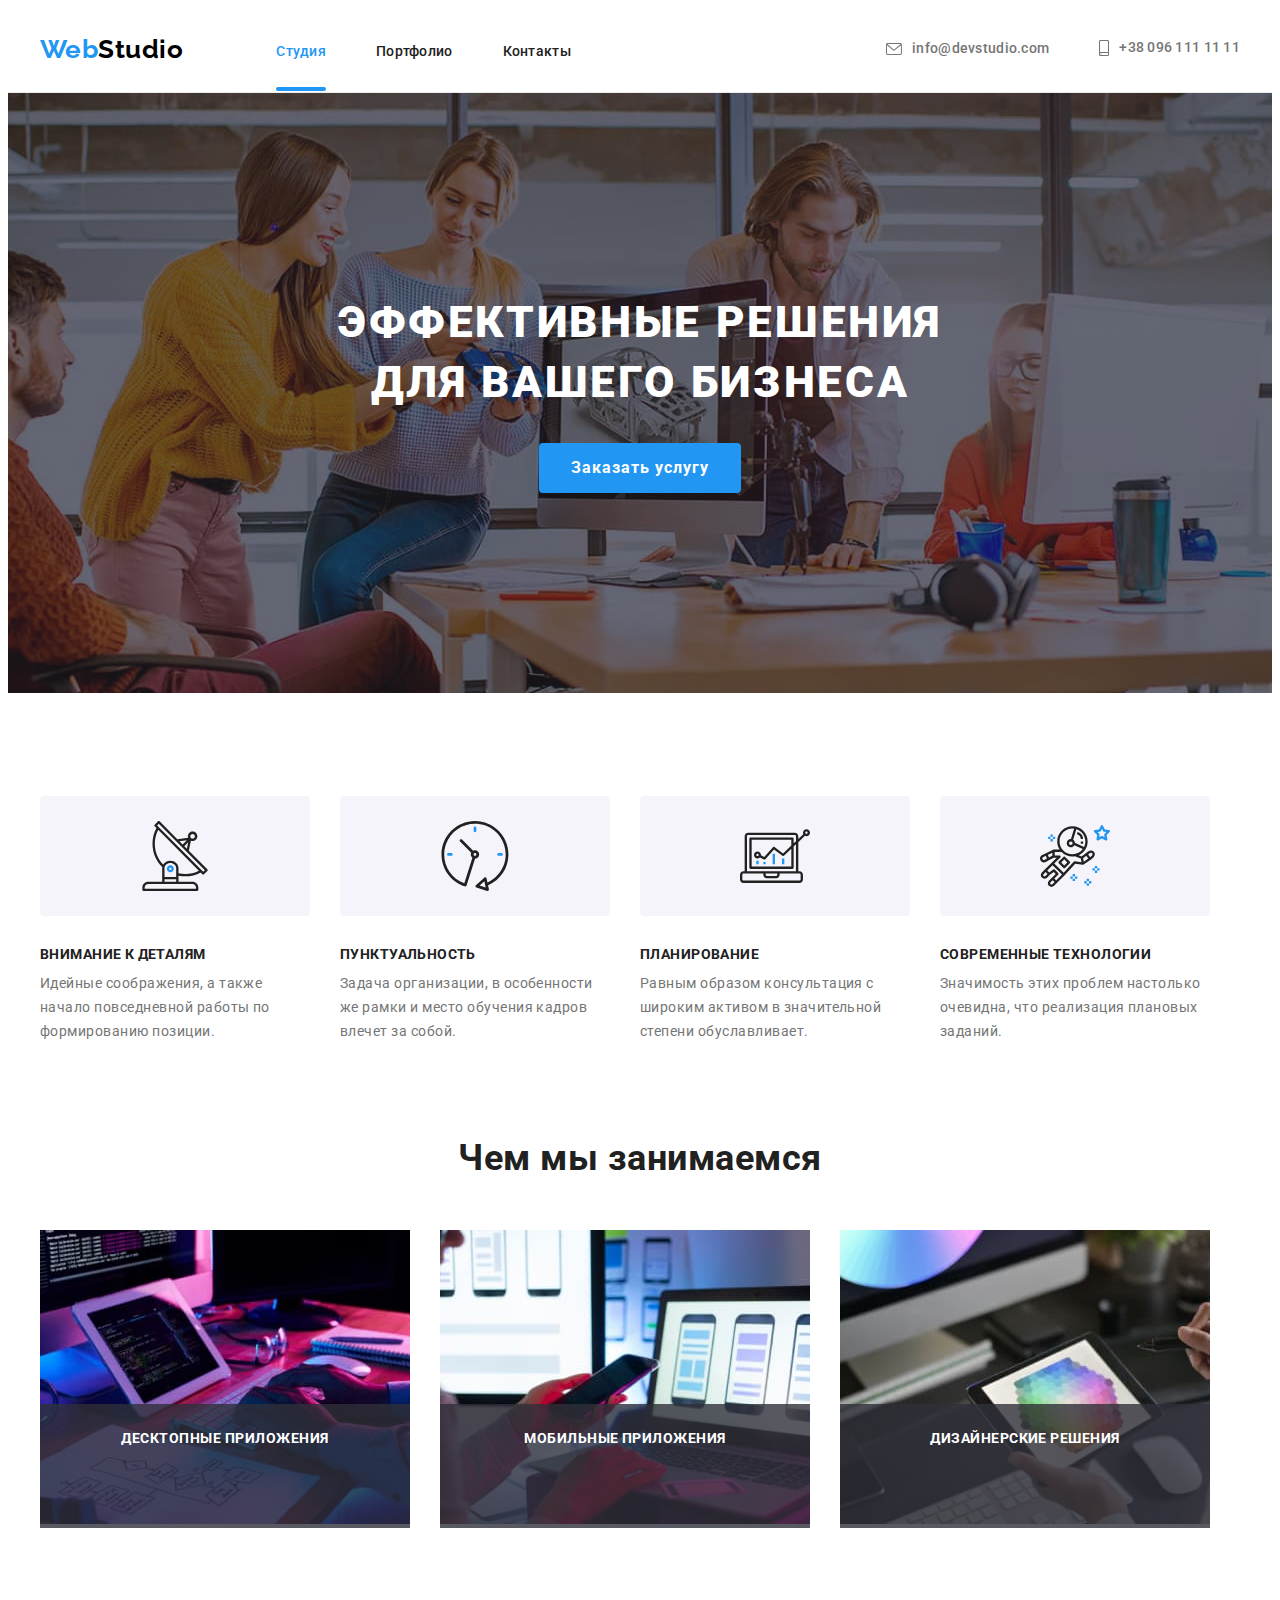
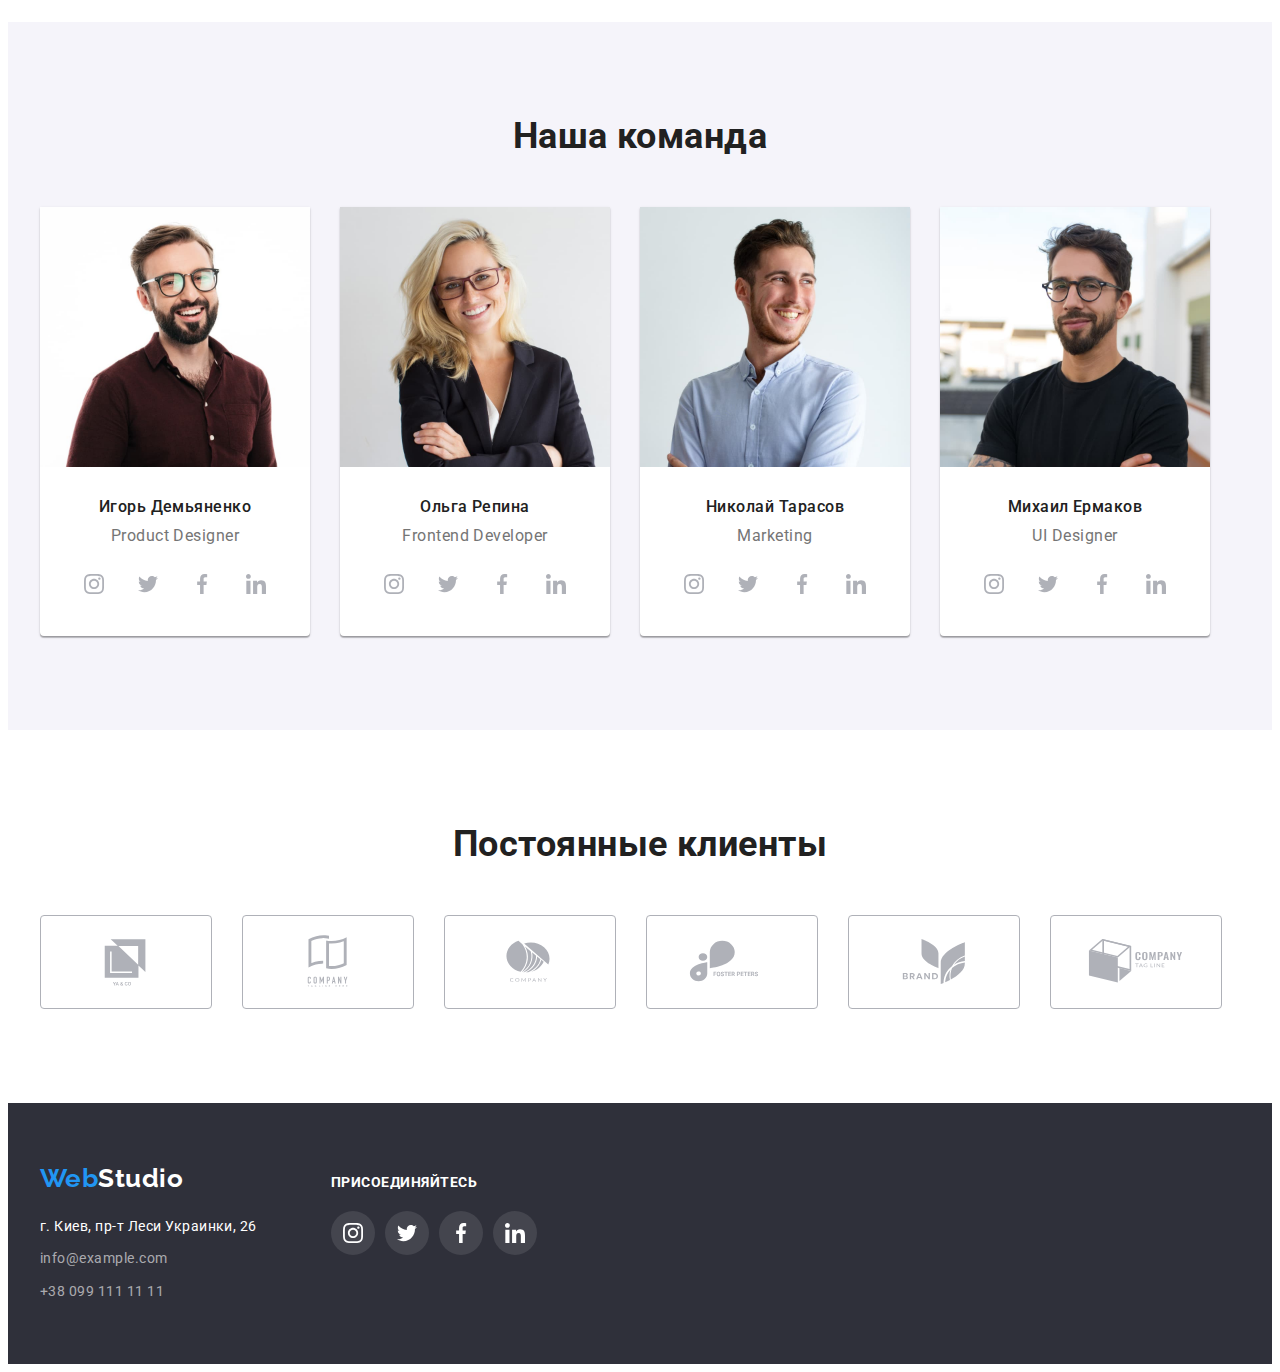
<file: index.html>
<!DOCTYPE html>
<html lang="ru">
  <head>
    <meta charset="UTF-8" />
    <meta name="viewport" content="width=device-width, initial-scale=1.0" />
    <title>WebStudio</title>
    <link
      rel="stylesheet"
      href="https://cdnjs.cloudflare.com/ajax/libs/modern-normalize/1.1.0/modern-normalize.min.css"
      integrity="sha512-wpPYUAdjBVSE4KJnH1VR1HeZfpl1ub8YT/NKx4PuQ5NmX2tKuGu6U/JRp5y+Y8XG2tV+wKQpNHVUX03MfMFn9Q=="
      crossorigin="anonymous"
      referrerpolicy="no-referrer"
    />
    <link rel="preconnect" href="https://fonts.gstatic.com" />
    <link
      href="https://fonts.googleapis.com/css2?family=Raleway:wght@700&family=Roboto:wght@400;500;700;900&display=swap"
      rel="stylesheet"
    />
    <link rel="stylesheet" href="./css/styles.css" />
    <link
      rel="stylesheet"
      href="https://cdnjs.cloudflare.com/ajax/libs/animate.css/4.1.1/animate.min.css"
    />
    <link href="https://unpkg.com/aos@2.3.1/dist/aos.css" rel="stylesheet" />
  </head>
  <body>
    <!-- Шапка страницы -->
    <header class="page-header">
      <div class="container-header">
        <nav>
          <ul class="navigation">
            <li class="item-logo">
              <a href="index.html" class="header-logo">
                <span class="header-logo-part">Web</span>Studio</a
              >
            </li>
            <li class="item"><a class="navigation-links current-link" href="">Студия</a></li>
            <li class="item"><a class="navigation-links" href="./portfolio.html">Портфолио</a></li>
            <li class="item"><a class="navigation-links" href="">Контакты</a></li>
          </ul>
        </nav>
        <ul class="contact">
          <li class="item">
            <a class="contact-links-header" href="mailto:info@devstudio.com">
              <svg class="mail">
                <use href="./img/icons.svg/icons.svg.svg#icon-envelope"></use>
              </svg>
              info@devstudio.com
            </a>
          </li>
          <li class="item">
            <a class="contact-links-header" href="tel:+380961111111">
              <svg class="phone">
                <use href="./img/icons.svg/icons.svg.svg#icon-smartphone"></use>
              </svg>
              +38 096 111 11 11
            </a>
          </li>
        </ul>
      </div>
    </header>
    <!-- Герой -->
    <main>
      <section class="hero">
        <div class="overlay">
          <div class="container-main">
            <h1 class="hero-h1">
              Эффективные решения<br />
              для вашего бизнеса
            </h1>
            <button class="hero-h1-button" data-modal-open>Заказать услугу</button>
          </div>
        </div>
      </section>
      <section class="features-section">
        <div class="container-main">
          <h2 class="features">Наши преимущества</h2>
          <ul class="features-list">
            <li class="features-item">
              <div class="features-icon">
                <svg class="antenna">
                  <use href="./img/icons.svg/icons.svg.svg#icon-antenna"></use>
                </svg>
              </div>
              <h3 class="features-title">Внимание к деталям</h3>
              <p class="features-text">
                Идейные соображения, а также начало повседневной работы по формированию позиции.
              </p>
            </li>
            <li class="features-item">
              <div class="features-icon">
                <svg class="clock">
                  <use href="./img/icons.svg/icons.svg.svg#icon-clock"></use>
                </svg>
              </div>
              <h3 class="features-title">Пунктуальность</h3>
              <p class="features-text">
                Задача организации, в особенности же рамки и место обучения кадров влечет за собой.
              </p>
            </li>
            <li class="features-item">
              <div class="features-icon">
                <svg class="diagram">
                  <use href="./img/icons.svg/icons.svg.svg#icon-diagram"></use>
                </svg>
              </div>
              <h3 class="features-title">Планирование</h3>
              <p class="features-text">
                Равным образом консультация с широким активом в значительной степени обуславливает.
              </p>
            </li>
            <li class="features-item">
              <div class="features-icon">
                <svg class="astronaut">
                  <use href="./img/icons.svg/icons.svg.svg#icon-astronaut"></use>
                </svg>
              </div>
              <h3 class="features-title">Современные технологии</h3>
              <p class="features-text">
                Значимость этих проблем настолько очевидна, что реализация плановых заданий.
              </p>
            </li>
          </ul>
        </div>
      </section>
      <section class="section-we-do">
        <div class="container-main">
          <h2 class="we-do-title">Чем мы занимаемся</h2>
          <ul class="we-do-list">
            <li class="we-do-image">
              <img src="./img/box1.jpg" alt="клавиатура" width="370" />
              <div class="we-do-item">
                <p class="we-do-text">ДЕСКТОПНЫЕ ПРИЛОЖЕНИЯ</p>
              </div>
            </li>
            <li class="we-do-image">
              <img src="./img/box2.jpg" alt="телефон" width="370" />
              <div class="we-do-item">
                <p class="we-do-text">МОБИЛЬНЫЕ ПРИЛОЖЕНИЯ</p>
              </div>
            </li>
            <li class="we-do-image">
              <img src="./img/box3.jpg" alt="планшет" width="370" />
              <div class="we-do-item">
                <p class="we-do-text">ДИЗАЙНЕРСКИЕ РЕШЕНИЯ</p>
              </div>
            </li>
          </ul>
        </div>
      </section>
      <section class="section-team">
        <div class="container-main">
          <h2 class="team-members">Наша команда</h2>
          <ul class="team">
            <li class="team-item">
              <img class="team-photo" src="./img/img.jpg" alt="" width="270" />
              <div class="team-members-list-text">
                <h3 class="team-members-list">Игорь Демьяненко</h3>
                <p class="team-members-role">Product Designer</p>
                <ul class="links-social">
                  <li class="social">
                    <a href class="item-social">
                      <svg class="item-social-link">
                        <use href="./img/icons.svg/icons.svg.svg#icon-instagram"></use>
                      </svg>
                    </a>
                  </li>
                  <li class="social">
                    <a href class="item-social">
                      <svg class="item-social-link">
                        <use href="./img/icons.svg/icons.svg.svg#icon-twitter"></use>
                      </svg>
                    </a>
                  </li>
                  <li class="social">
                    <a href class="item-social">
                      <svg class="item-social-link">
                        <use href="./img/icons.svg/icons.svg.svg#icon-facebook"></use>
                      </svg>
                    </a>
                  </li>
                  <li class="social">
                    <a href class="item-social">
                      <svg class="item-social-link">
                        <use href="./img/icons.svg/icons.svg.svg#icon-linkedin"></use>
                      </svg>
                    </a>
                  </li>
                </ul>
              </div>
            </li>
            <li class="team-item">
              <img class="team-photo" src="./img/img11.jpg" alt="" width="270" />
              <div class="team-members-list-text">
                <h3 class="team-members-list">Ольга Репина</h3>
                <p class="team-members-role">Frontend Developer</p>
                <ul class="links-social">
                  <li class="social">
                    <a href class="item-social">
                      <svg class="item-social-link">
                        <use href="./img/icons.svg/icons.svg.svg#icon-instagram"></use>
                      </svg>
                    </a>
                  </li>
                  <li class="social">
                    <a href class="item-social">
                      <svg class="item-social-link">
                        <use href="./img/icons.svg/icons.svg.svg#icon-twitter"></use>
                      </svg>
                    </a>
                  </li>
                  <li class="social">
                    <a href class="item-social">
                      <svg class="item-social-link">
                        <use href="./img/icons.svg/icons.svg.svg#icon-facebook"></use>
                      </svg>
                    </a>
                  </li>
                  <li class="social">
                    <a href class="item-social">
                      <svg class="item-social-link">
                        <use href="./img/icons.svg/icons.svg.svg#icon-linkedin"></use>
                      </svg>
                    </a>
                  </li>
                </ul>
              </div>
            </li>
            <li class="team-item">
              <img class="team-photo" src="./img/img13.jpg" alt="" width="270" />
              <div class="team-members-list-text">
                <h3 class="team-members-list">Николай Тарасов</h3>
                <p class="team-members-role">Marketing</p>
                <ul class="links-social">
                  <li class="social">
                    <a href class="item-social">
                      <svg class="item-social-link">
                        <use href="./img/icons.svg/icons.svg.svg#icon-instagram"></use>
                      </svg>
                    </a>
                  </li>
                  <li class="social">
                    <a href class="item-social">
                      <svg class="item-social-link">
                        <use href="./img/icons.svg/icons.svg.svg#icon-twitter"></use>
                      </svg>
                    </a>
                  </li>
                  <li class="social">
                    <a href class="item-social">
                      <svg class="item-social-link">
                        <use href="./img/icons.svg/icons.svg.svg#icon-facebook"></use>
                      </svg>
                    </a>
                  </li>
                  <li class="social">
                    <a href class="item-social">
                      <svg class="item-social-link">
                        <use href="./img/icons.svg/icons.svg.svg#icon-linkedin"></use>
                      </svg>
                    </a>
                  </li>
                </ul>
              </div>
            </li>
            <li class="team-item">
              <img class="team-photo" src="./img/img12.jpg" alt="" width="270" />
              <div class="team-members-list-text">
                <h3 class="team-members-list">Михаил Ермаков</h3>
                <p class="team-members-role">UI Designer</p>
                <ul class="links-social">
                  <li class="social">
                    <a href class="item-social">
                      <svg class="item-social-link">
                        <use href="./img/icons.svg/icons.svg.svg#icon-instagram"></use>
                      </svg>
                    </a>
                  </li>
                  <li class="social">
                    <a href class="item-social">
                      <svg class="item-social-link">
                        <use href="./img/icons.svg/icons.svg.svg#icon-twitter"></use>
                      </svg>
                    </a>
                  </li>
                  <li class="social">
                    <a href class="item-social">
                      <svg class="item-social-link">
                        <use href="./img/icons.svg/icons.svg.svg#icon-facebook"></use>
                      </svg>
                    </a>
                  </li>
                  <li class="social">
                    <a href class="item-social">
                      <svg class="item-social-link">
                        <use href="./img/icons.svg/icons.svg.svg#icon-linkedin"></use>
                      </svg>
                    </a>
                  </li>
                </ul>
              </div>
            </li>
          </ul>
        </div>
      </section>
      <section class="section-clients">
        <div class="container-main">
          <h2 class="clients">Постоянные клиенты</h2>
          <ul class="list-clients">
            <li class="item-client">
              <a href class="logo-client">
                <svg class="logo">
                  <use href="./img/icons.svg/icons.svg.svg#icon-logo1"></use>
                </svg>
              </a>
            </li>
            <li class="item-client">
              <a href class="logo-client">
                <svg class="logo">
                  <use href="./img/icons.svg/icons.svg.svg#icon-logo2"></use>
                </svg>
              </a>
            </li>
            <li class="item-client">
              <a href class="logo-client">
                <svg class="logo">
                  <use href="./img/icons.svg/icons.svg.svg#icon-logo3"></use>
                </svg>
              </a>
            </li>
            <li class="item-client">
              <a href class="logo-client">
                <svg class="logo">
                  <use href="./img/icons.svg/icons.svg.svg#icon-logo4"></use>
                </svg>
              </a>
            </li>
            <li class="item-client">
              <a href class="logo-client">
                <svg class="logo">
                  <use href="./img/icons.svg/icons.svg.svg#icon-logo5"></use>
                </svg>
              </a>
            </li>
            <li class="item-client">
              <a href class="logo-client">
                <svg class="logo">
                  <use href="./img/icons.svg/icons.svg.svg#icon-logo6"></use>
                </svg>
              </a>
            </li>
          </ul>
        </div>
      </section>
    </main>
    <!-- Футер -->
    <footer class="footer">
      <div class="container-footer">
        <div class="container-footer-address">
          <a href="index.html" class="footer-logo">
            <span class="footer-logo-part">Web</span>Studio</a
          >
          <address class="address">
            <ul class="address-item">
              <li>
                <a class="address-text" href="">г. Киев, пр-т Леси Украинки, 26</a>
              </li>
            </ul>
            <ul class="address-contact">
              <li class="contact-item">
                <a class="contact-links-footer" href="mailto:info@example.com">info@example.com</a>
              </li>
              <li class="contact-item">
                <a class="contact-links-footer" href="tel:+380991111111">+38 099 111 11 11</a>
              </li>
            </ul>
          </address>
        </div>
        <div class="social-media-container">
          <h2 class="social-media-title">Присоединяйтесь</h2>
          <ul class="social-media-list">
            <li class="social-media-item">
              <a href class="social-media-links">
                <svg class="instagram">
                  <use href="./img/icons.svg/icons.svg.svg#icon-instagram"></use>
                </svg>
              </a>
            </li>
            <li class="social-media-item">
              <a href class="social-media-links">
                <svg class="twitter">
                  <use href="./img/icons.svg/icons.svg.svg#icon-twitter"></use>
                </svg>
              </a>
            </li>
            <li class="social-media-item">
              <a href class="social-media-links">
                <svg class="facebook">
                  <use href="./img/icons.svg/icons.svg.svg#icon-facebook"></use>
                </svg>
              </a>
            </li>
            <li class="social-media-item">
              <a href class="social-media-links">
                <svg class="linkedin">
                  <use href="./img/icons.svg/icons.svg.svg#icon-linkedin"></use>
                </svg>
              </a>
            </li>
          </ul>
        </div>
      </div>
    </footer>
    <div class="backdrop is-hidden" data-modal>
      <div class="modal">
        <button type="button" class="modal-close-btn" data-modal-close>
          <svg class="close">
            <use href="./img/icons.svg/icons.svg.svg#icon-close"></use>
          </svg>
        </button>
      </div>
    </div>
    <script src="https://unpkg.com/aos@2.3.1/dist/aos.js"></script>
    <script>
      AOS.init();
    </script>
    <script src="./js/modal.js"></script>
  </body>
</html>
</file>
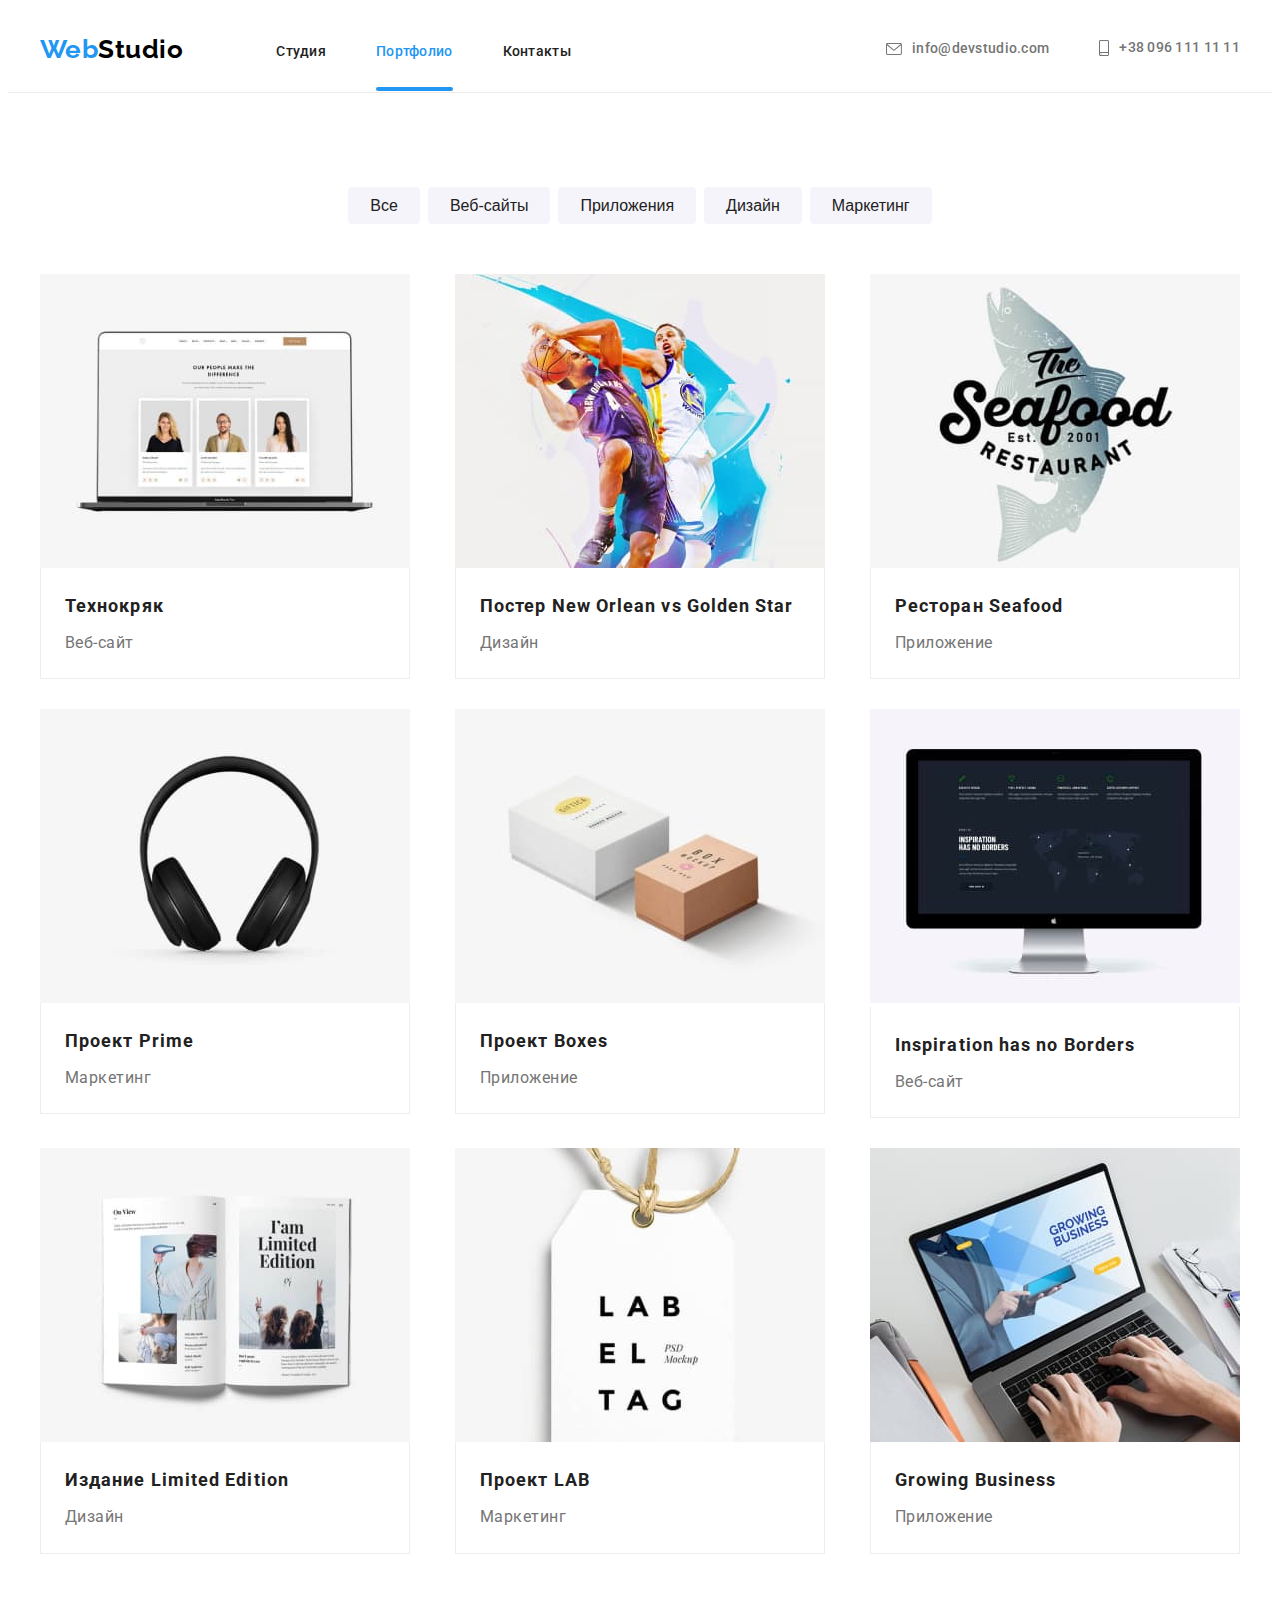
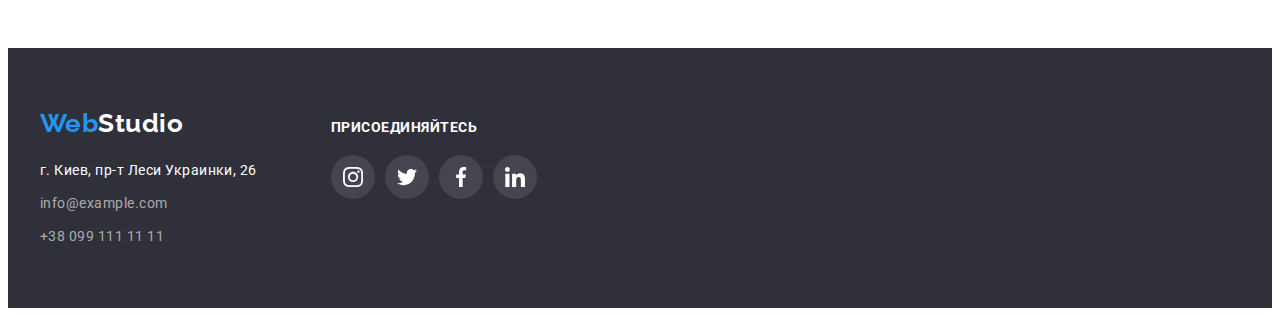
<file: portfolio.html>
<!DOCTYPE html>
<html lang="ru">
  <head>
    <meta charset="UTF-8" />
    <meta name="viewport" content="width=device-width, initial-scale=1.0" />
    <title>Портфолио</title>
    <link
      rel="stylesheet"
      href="https://cdnjs.cloudflare.com/ajax/libs/modern-normalize/1.1.0/modern-normalize.min.css"
      integrity="sha512-wpPYUAdjBVSE4KJnH1VR1HeZfpl1ub8YT/NKx4PuQ5NmX2tKuGu6U/JRp5y+Y8XG2tV+wKQpNHVUX03MfMFn9Q=="
      crossorigin="anonymous"
      referrerpolicy="no-referrer"
    />
    <link rel="preconnect" href="https://fonts.gstatic.com" />
    <link
      href="https://fonts.googleapis.com/css2?family=Raleway:wght@700&family=Roboto:wght@400;500;700&display=swap"
      rel="stylesheet"
    />
    <link rel="stylesheet" href="./css/styles.css" />
    <link
      rel="stylesheet"
      href="https://cdnjs.cloudflare.com/ajax/libs/animate.css/4.1.1/animate.min.css"
    />
    <link href="https://unpkg.com/aos@2.3.1/dist/aos.css" rel="stylesheet" />
  </head>
  <body>
    <!-- Шапка страницы -->
    <header class="page-header">
      <div class="container-header">
        <nav>
          <ul class="navigation">
            <li class="item-logo">
              <a href="index.html" class="header-logo">
                <span class="header-logo-part">Web</span>Studio</a
              >
            </li>
            <li class="item"><a class="navigation-links" href="./index.html">Студия</a></li>
            <li class="item">
              <a class="navigation-links current-link" href="./portfolio.html">Портфолио</a>
            </li>
            <li class="item"><a class="navigation-links" href="">Контакты</a></li>
          </ul>
        </nav>
        <ul class="contact">
          <li class="item">
            <a class="contact-links-header" href="mailto:info@devstudio.com">
              <svg class="mail">
                <use href="./img/icons.svg/icons.svg.svg#icon-envelope"></use>
              </svg>
              info@devstudio.com
            </a>
          </li>
          <li class="item">
            <a class="contact-links-header" href="tel:+380961111111">
              <svg class="phone">
                <use href="./img/icons.svg/icons.svg.svg#icon-smartphone"></use>
              </svg>
              +38 096 111 11 11
            </a>
          </li>
        </ul>
      </div>
    </header>
    <main>
      <section class="projects">
        <div class="container-main">
          <h1 class="features">Наши работы</h1>
          <ul class="projects-filter">
            <li class="projects-item"><button class="projects-filter-button">Все</button></li>
            <li class="projects-item"><button class="projects-filter-button">Веб-сайты</button></li>
            <li class="projects-item">
              <button class="projects-filter-button">Приложения</button>
            </li>
            <li class="projects-item"><button class="projects-filter-button">Дизайн</button></li>
            <li class="projects-item"><button class="projects-filter-button">Маркетинг</button></li>
          </ul>
          <ul class="projects-list-photo">
            <li class="project-item-photo">
              <a href class="project-item-link">
                <div class="product-thumb">
                  <img
                    class="project-image"
                    src="./img/img1.jpg"
                    width="370"
                    height="294"
                    alt="проект"
                  />
                  <p class="overlay-text">
                    Ресурс предлагает комплексные предложения с разным уровнем функционала и
                    сервисов. Все это позволит посетителю получить исчерпывающие сведения о компании
                    или частном лице.
                  </p>
                </div>
                <div class="container-item">
                  <h2 class="title-project">Технокряк</h2>
                  <p class="text-project">Веб-сайт</p>
                </div>
              </a>
            </li>
            <li class="project-item-photo">
              <a href class="project-item-link">
                <div class="product-thumb">
                  <img
                    class="project-image"
                    src="./img/img2.jpg"
                    width="370"
                    height="294"
                    alt="проект"
                  />
                  <p class="overlay-text">
                    Ресурс предлагает комплексные предложения с разным уровнем функционала и
                    сервисов. Все это позволит посетителю получить исчерпывающие сведения о компании
                    или частном лице.
                  </p>
                </div>
                <div class="container-item">
                  <h2 class="title-project">Постер New Orlean vs Golden Star</h2>
                  <p class="text-project">Дизайн</p>
                </div>
              </a>
            </li>
            <li class="project-item-photo">
              <a href class="project-item-link">
                <div class="product-thumb">
                  <img
                    class="project-image"
                    src="./img/img3.jpg"
                    width="370"
                    height="294"
                    alt="проект"
                  />
                  <p class="overlay-text">
                    Ресурс предлагает комплексные предложения с разным уровнем функционала и
                    сервисов. Все это позволит посетителю получить исчерпывающие сведения о компании
                    или частном лице.
                  </p>
                </div>
                <div class="container-item">
                  <h2 class="title-project">Ресторан Seafood</h2>
                  <p class="text-project">Приложение</p>
                </div>
              </a>
            </li>
            <li class="project-item-photo">
              <a href class="project-item-link">
                <div class="product-thumb">
                  <img
                    class="project-image"
                    src="./img/img4.jpg"
                    width="370"
                    height="294"
                    alt="проект"
                  />
                  <p class="overlay-text">
                    Ресурс предлагает комплексные предложения с разным уровнем функционала и
                    сервисов. Все это позволит посетителю получить исчерпывающие сведения о компании
                    или частном лице.
                  </p>
                </div>
                <div class="container-item">
                  <h2 class="title-project">Проект Prime</h2>
                  <p class="text-project">Маркетинг</p>
                </div>
              </a>
            </li>
            <li class="project-item-photo">
              <a href class="project-item-link">
                <div class="product-thumb">
                  <img
                    class="project-image"
                    src="./img/img5.jpg"
                    width="370"
                    height="294"
                    alt="проект"
                  />
                  <p class="overlay-text">
                    Ресурс предлагает комплексные предложения с разным уровнем функционала и
                    сервисов. Все это позволит посетителю получить исчерпывающие сведения о компании
                    или частном лице.
                  </p>
                </div>
                <div class="container-item">
                  <h2 class="title-project">Проект Boxes</h2>
                  <p class="text-project">Приложение</p>
                </div>
              </a>
            </li>
            <li class="project-item-photo">
              <a href class="project-item-link">
                <div class="product-thumb">
                  <img
                    class="projet-image"
                    src="./img/img6.jpg"
                    width="370"
                    height="294"
                    alt="проект"
                  />
                  <p class="overlay-text">
                    Ресурс предлагает комплексные предложения с разным уровнем функционала и
                    сервисов. Все это позволит посетителю получить исчерпывающие сведения о компании
                    или частном лице.
                  </p>
                </div>
                <div class="container-item">
                  <h2 lang="en" class="title-project">Inspiration has no Borders</h2>
                  <p class="text-project">Веб-сайт</p>
                </div>
              </a>
            </li>
            <li class="project-item-photo">
              <a href class="project-item-link">
                <div class="product-thumb">
                  <img
                    class="project-image"
                    src="./img/img7.jpg"
                    width="370"
                    height="294"
                    alt="проект"
                  />
                  <p class="overlay-text">
                    Ресурс предлагает комплексные предложения с разным уровнем функционала и
                    сервисов. Все это позволит посетителю получить исчерпывающие сведения о компании
                    или частном лице.
                  </p>
                </div>
                <div class="container-item">
                  <h2 class="title-project">Издание Limited Edition</h2>
                  <p class="text-project">Дизайн</p>
                </div>
              </a>
            </li>
            <li class="project-item-photo">
              <a href class="project-item-link">
                <div class="product-thumb">
                  <img
                    class="project-image"
                    src="./img/img8.jpg"
                    width="370"
                    height="294"
                    alt="проект"
                  />
                  <p class="overlay-text">
                    Ресурс предлагает комплексные предложения с разным уровнем функционала и
                    сервисов. Все это позволит посетителю получить исчерпывающие сведения о компании
                    или частном лице.
                  </p>
                </div>
                <div class="container-item">
                  <h2 class="title-project">Проект LAB</h2>
                  <p class="text-project">Маркетинг</p>
                </div>
              </a>
            </li>
            <li class="project-item-photo">
              <a href class="project-item-link">
                <div class="product-thumb">
                  <img
                    class="project-image"
                    src="./img/img9.jpg"
                    width="370"
                    height="294"
                    alt="проект"
                  />
                  <p class="overlay-text">
                    Ресурс предлагает комплексные предложения с разным уровнем функционала и
                    сервисов. Все это позволит посетителю получить исчерпывающие сведения о компании
                    или частном лице.
                  </p>
                </div>
                <div class="container-item">
                  <h2 lang="en" class="title-project">Growing Business</h2>
                  <p class="text-project">Приложение</p>
                </div>
              </a>
            </li>
          </ul>
        </div>
      </section>
    </main>
    <footer class="footer">
      <div class="container-footer">
        <div class="container-footer-address">
          <a href="index.html" class="footer-logo">
            <span class="footer-logo-part">Web</span>Studio</a
          >
          <address class="address">
            <ul class="address-item">
              <li>
                <a class="address-text" href="">г. Киев, пр-т Леси Украинки, 26</a>
              </li>
            </ul>
            <ul class="address-contact">
              <li class="contact-item">
                <a class="contact-links-footer" href="mailto:info@example.com">info@example.com</a>
              </li>
              <li class="contact-item">
                <a class="contact-links-footer" href="tel:+380991111111">+38 099 111 11 11</a>
              </li>
            </ul>
          </address>
        </div>
        <div class="social-media-container">
          <h2 class="social-media-title">Присоединяйтесь</h2>
          <ul class="social-media-list">
            <li class="social-media-item">
              <a href class="social-media-links">
                <svg class="instagram">
                  <use href="./img/icons.svg/icons.svg.svg#icon-instagram"></use>
                </svg>
              </a>
            </li>
            <li class="social-media-item">
              <a href class="social-media-links">
                <svg class="twitter">
                  <use href="./img/icons.svg/icons.svg.svg#icon-twitter"></use>
                </svg>
              </a>
            </li>
            <li class="social-media-item">
              <a href class="social-media-links">
                <svg class="facebook">
                  <use href="./img/icons.svg/icons.svg.svg#icon-facebook"></use>
                </svg>
              </a>
            </li>
            <li class="social-media-item">
              <a href class="social-media-links">
                <svg class="linkedin">
                  <use href="./img/icons.svg/icons.svg.svg#icon-linkedin"></use>
                </svg>
              </a>
            </li>
          </ul>
        </div>
      </div>
    </footer>
    <script src="https://unpkg.com/aos@2.3.1/dist/aos.js"></script>
    <script>
      AOS.init();
    </script>
  </body>
</html>
</file>
<file: css/styles.css>
/* colors */

:root {
  --title-color: rgb(33, 33, 33);
  --text-color: rgb(117, 117, 117);
  --accent-color: rgb(33, 150, 243);
  --white-color: rgb(255, 255, 255);
  --background-color: rgb(245, 244, 250);
  --logo-color-black: rgb(0, 0, 0);
  --h1-background-color: rgb(47, 48, 58);
  --footer-text-color: rgba(255, 255, 255, 0.6);
  --border-image-color: rgb(238, 238, 238);
}

/* main styles */

body {
  color: var(--text-color);
  background-color: var(--white-color);
  font-family: 'roboto', sans-serif;
  letter-spacing: 0.03em;
  font-style: normal;
  font-weight: 400;
}

ul,
ol {
  list-style: none;
}

a {
  text-decoration: none;
  color: inherit;
}


/* Containers */


.container-main {
  margin-left: auto;
  margin-right: auto;
  width:1200px;
  padding-left: 15px;
  padding-right: 15px; 
}


.container-header {
  display: flex;
  justify-content: space-between;
  align-items: center;
  width: 1200px;
  padding-left: 15px;
  padding-right: 15px;
  margin-left: auto;
  margin-right: auto;
  padding: 0;
}

.overlay {
  max-width: 1600px;
  margin-left: auto;
  margin-right: auto;
  height: 600px;
  background-image: linear-gradient(to right, rgba(47, 48, 58, 0.4), rgba(47, 48, 58, 0.4) ),
  url(../img/hero.jpg);
  background-repeat: no-repeat;
  background-size: cover;
  background-position: center;
}

/* Current link */




.mail {
display: inline-block;
height: 12px;
width: 16px;
margin-right: 10px;
fill: currentColor;
}

.phone {
  display: inline-block;
  width: 10px;
  height: 16px;
  margin-right: 10px;
  fill: currentColor;
}


.item-logo {
  padding-bottom: 25px;
  padding-top: 24px;
}

.item +.item {
  margin-left: 50px;
}




.item-header:hover,
.item-header:focus {
  fill: var(--accent-color);
  
}



.navigation .current-link {
  color: var(--accent-color);
}

/* LOGO */

.header-logo,
.footer-logo {
  font-family: 'raleway', sans-serif;
  font-size: 26px;
  font-weight: 700;
  line-height: 1.2;
  margin-right: 93px;
}

.header-logo-part,
.footer-logo-part {
  color: var(--accent-color);
  font-family: 'raleway', sans-serif;
  font-size: 26px;
  font-weight: 700;
  line-height: 1.2;
}
.header-logo {
  color: var(--logo-color-black);
}
.footer-logo{
  color: var(--white-color);
  margin-right: 0;
}

.footer-logo-part {
  font-family: 'raleway', sans-serif;
  font-size: 26px;
  font-weight: 700;
  line-height: 1.2;
}

.page-header {
  border-bottom: 1px solid #ECECEC;
  background: var(--white-color);
  margin: 0;
  position: sticky;
  z-index: 998;
  top: -1px;
}


/* navigation links */

.navigation {
  display: flex;
  align-items: center;
  padding: 0;
  margin: 0;
}

.navigation-links {
  color: var(--title-color);
  font-weight: 500;
  font-size: 14px;
  line-height: 1.14;
  letter-spacing: 0.02em; 
  margin-right: 0;
  padding-top: 32px;
  padding-bottom: 32px;
  transition: color 250ms cubic-bezier(0.4, 0, 0.2, 1);
}

.navigation-links.current-link {
position:relative;
}

.navigation-links.current-link::after {
  content: '';
  position: absolute;
  left: 0;
  bottom:0;
  display: block;
  width: 100%;
  height: 4px;
  background-color: var(--accent-color);
  border-radius: 2px;
}



.navigation-links:hover,
.navigation-links:focus {
  color: var(--accent-color);
}

/* Contact links */

.contact {
  display: flex;
  margin: 0;
  padding-top: 32px;
  padding-bottom: 32px;
}

.contact-links-header {
  color: var(--text-color);
  font-size: 14px;
  font-weight: 500;
  line-height: 1.14;
  letter-spacing: 0.02em;
  display: inline-flex;
  align-items: center;
  transition: color 250ms cubic-bezier(0.4, 0, 0.2, 1);
}

.contact-links-header:hover, 
.contact-links-footer:hover,
.contact-links-header:focus,
.contact-links-footer:focus {
color: var(--accent-color);

}

            

/*     INDEX.HTML        Maim Page - HERO */

.hero {
  text-align: center;
}

.hero-h1 {
  color: var(--white-color);
  font-family: 'roboto',sans-serif;
  font-size: 44px;
  font-weight: 900;
  line-height: 1.36;
  letter-spacing: 0.06em;
  text-align: center;
  text-transform: uppercase;
  margin: 0;
  padding-top: 200px;
}

.hero-h1-button {
  color: var(--white-color);
  background-color: var(--accent-color);
  font-family: 'roboto',sans-serif;
  font-size: 16px;
  font-weight: 700;
  line-height: 1.9;
  letter-spacing: 0.06em;
  text-align: center;
  align-items: center;
  cursor:pointer;
  border: 0;
  border-radius: 4px;
  padding: 10px 32px;
  display: inline-block;
  min-width: 200px;
  margin-top: 30px;
  }



.features-list {
  margin-right: -30px;
  display: flex;
  padding: 0;
  margin-bottom: 0;
  margin-top: 0;
}

.features-section {
padding-top: 103px;
}

.features {
  clip: rect(0 0 0 0);
    clip-path: inset(50%);
    height: 1px;
    overflow: hidden;
    position: absolute;
    white-space: nowrap;
    width: 1px;
    padding-top: 94px;
      padding-bottom: 94px px;
}

.features-item {
flex-basis: 270px;
  margin-right: 30px;
}

.features-icon {
  display: flex;
  height: 120px;
  background-color: var(--background-color);
  justify-content: center;
  align-items: center;
  border-radius: 4px;
}



.antenna, .clock, .diagram, .astronaut  {
  width: 70px;
  height: 70px;
}


.features-title {
  color: var(--title-color);
  font-family: 'roboto', sans-serif;
  font-style: normal;
  font-weight: 700;
  font-size: 14px;
  line-height: 1.17;
  letter-spacing: 0.03em;
  text-transform: uppercase;
  margin-top: 30px;
  margin-bottom: 0;
}

.features-text {
  font-size: 14px;
  line-height: 1.7;
  margin-top: 10px;
  margin-bottom: 0;
}

/* We do & team members */

.section-we-do {
  padding-top: 94px;
  padding-bottom: 94px;
}

.we-do-list {
  margin-right: -30px;
  margin-top: 50px;
  margin-bottom: 0;
  display: flex;
  padding: 0;
}

.we-do-image {
  margin-right: 30px;
  position: relative;
}

.we-do-item {
position: absolute;
bottom: 0;
left: 0;
padding-top: 27px;
padding-bottom: 27px;
width: 100%;
height: 70px;
background-color: rgba(47, 48, 58, 0.8);
}

.we-do-text {
margin: 0;
font-size: 14px;
text-align: center;
line-height: 1.14;
font-weight: 700;
color: var(--white-color);
}


.we-do-title,
.team-members,
.clients {
  color: var(--title-color);
  font-weight: 700;
  font-size: 36px;
  text-align: center;
  line-height: 1.16;
  margin: 0;
}

.section-team { 
  background-color: var(--background-color);
  padding-top: 94px;
  padding-bottom: 94px;
}

.team {
  display: flex;
  margin-top: 50px;
  margin-right: -30px;
  padding: 0;
  margin-bottom: 0;
}

.team-item {
  margin-right: 30px;
  background-color: var(--white-color);
  border-radius: 0px 0px 4px 4px;
  text-align: center;
  box-shadow: 0px 1px 3px rgba(0, 0, 0, 0.12), 
  0px 1px 1px rgba(0, 0, 0, 0.14), 
  0px 2px 1px rgba(0, 0, 0, 0.2);
}

.team-photo {
  display: block;
}

.team-members-list-text {
padding-top: 30px;
padding-bottom: 30px;
padding-left: 32px;
padding-right: 32px;
}

.team-members-list {
  font-size: 16px;
  font-weight: 500;
  line-height: 1.2;
  color: var(--title-color);
  margin:0;
}

.team-members-role {
  font-size: 16px;
  line-height: 1.2;
  margin-top: 10px;
  margin-bottom: 0;
}

.links-social {
  display: flex;
  padding: 0;
  align-items: center;
  justify-content: space-between;
  margin-top: 16px;
  width: 206px;
  height: 44px;
  
}

.item-social-link {
  width: 20px;
  height: 20px;
}

.item-social {
  width: 44px;
  height: 44px;
  display: flex;
  align-items: center;
  justify-content: center;
  fill: rgb(175, 177, 184, 1);
  transition:  fill 250ms cubic-bezier(0.4, 0, 0.2, 1), background-color 250ms cubic-bezier(0.4, 0, 0.2, 1);
}

.item-social:hover,
.item-social:focus {
border-radius: 50%;
background-color: var(--accent-color);
fill: var(--white-color);

}

.section-clients {
  padding-bottom: 94px;
  padding-top: 94px;
}

.clients {
  margin-bottom: 50px;
}

.list-clients {
  display: flex;
  align-items: center;
  padding: 0;
  margin: 0;
}



.logo-client {
fill:rgb(175, 177, 184, 1);
display: flex;
border: 1px solid #AFB1B8;
border-radius: 4px;
justify-content: center;
align-items: center;
width: 170px;
height: 92px;
transition: fill 250ms cubic-bezier(0.4, 0, 0.2, 1), border-color 250ms cubic-bezier(0.4, 0, 0.2, 1);
}

.item-client {
  margin-right: 30px;
}

.logo-client:hover,
.logo-client:focus {
fill: var(--accent-color);
border-color: var(--accent-color);
}

.logo {
  width: 106px;
  height: 60px;
}




/* Footer - address and contact links */

.footer {
  background-color: var(--h1-background-color);
  padding-top: 60px;
  padding-bottom: 60px;
}

.container-footer {
  display: flex;
  margin-right: auto;
  margin-left: auto;
  padding-left: 15px;
  padding-right: 15px;
  width: 1200px;
  align-items: baseline;
}

.container-footer-address {
  margin-right: 74px;
}

.address {
  background-color: var(--h1-background-color);
font-style: normal;
}

.address-text {
  font-size: 14px;
  line-height: 1.7;
  color: var(--white-color);
}

.address-contact {
  margin:0;
  margin-top: 9px;
  padding: 0;
}

.address-item {
  padding-left: 15px;
  margin-top: 20px;
  margin-bottom: 9px;
  padding: 0;
}


.social-media-title {
  color: var(--white-color);
  text-transform: uppercase;
  font-size: 14px;
  line-height: 1.17;
  margin: 0;
}

.social-media-list {
  display: flex;
  margin-top: 20px;
  align-items: center;
  margin-bottom: 0;
  padding: 0;
  justify-content: space-between;
}

.social-media-item {
  margin-right: 10px;
}

.social-media-item:last-child {
  margin-right: 0;
}

.social-media-links {
  fill: var(--white-color);
  width: 44px;
  height: 44px;
  border-radius: 50%;
  background-color: rgb(255, 255, 255, 0.1);
  display: flex;
  justify-content: center;
  align-items: center;
  transition: fill 250ms cubic-bezier(0.4, 0, 0.2, 1), background-color 250ms cubic-bezier(0.4, 0, 0.2, 1);
}

.instagram, .twitter, .facebook, .linkedin {
  width: 20px;
  height: 20px;
  
}

.social-media-links:hover, 
.social-media-links:focus {
  background-color: var(--accent-color);
}




    /* PORTFOLIO */

.contact-item {
  margin-top: 9px;
}

.contact-links-footer {
  font-size: 14px;
  line-height: 1.7;
  color: var(--footer-text-color);
}



/* PORTFOLIO */

.projects {
  padding-top: 94px;
  padding-bottom: 94px;
}

.projects-filter {
  display: flex;
  justify-content:center;
  margin-bottom: 50px;
  margin-top: 0;
  padding: 0;
}


.projects-filter-button {
  font-size: 16px;
  font-weight: 500;
  line-height: 1.6;
  color: var(--title-color);
  background-color: var(--background-color);
  cursor:pointer;
  border: 0;
  border-radius: 4px;
  padding-top: 6px;
  padding-bottom:5px ;
  padding-right:22px ;
  padding-left: 22px;
  transition: color 250ms cubic-bezier(0.4, 0, 0.2, 1), background-color 250ms cubic-bezier(0.4, 0, 0.2, 1), box-shadow 250ms cubic-bezier(0.4, 0, 0.2, 1);
}

.projects-item + .projects-item {
  margin-left: 8px;
}


.projects-filter-button:hover,
.projects-filter-button:focus {
  color: var(--white-color);
  background-color: var(--accent-color);
}

.projects-list-photo {
  display: flex;
  flex-wrap: wrap;
  margin-right: -30px;
  margin-top: -30px;
  margin-bottom: 0;
  justify-content: space-between;
  padding: 0;
}

.project-item-photo {
  flex-basis: 370px;
  margin-right: 30px;
  margin-top: 30px;
}

.project-item-link {
  display: block;
}

.product-thumb{
  position: relative;
  overflow: hidden;
}



.overlay-text {
  position: absolute;
  top: 0;
  font-size: 18px;
  line-height: 1.55;
  text-align: left;
  color: var(--white-color);
  background-color: rgba(33, 150, 243, 0.9);
  height: 100%;
  padding: 62px 23px; 
  margin: 0;
  transform: translateY(100%);
  transition: transform 250ms cubic-bezier(0.4, 0, 0.2, 1);
}


.project-item-link:hover .overlay-text,
.project-item-link:focus .overlay-text {
transform: translateY(0);
}


.project-item-photo:hover,
.project-item-photo:focus  {
  box-shadow: 0 4px 4px 0 rgb(0, 0, 0, 0.25);
}

.project-image {
  display: block;
}


.container-item {
  display: block;
  padding-top: 20px;
  padding-right: 24px;
  padding-bottom: 20px;
  padding-left: 24px;
  border-right: 1px solid #EEEEEE;
  border-left: 1px solid #EEEEEE;
  border-bottom: 1px solid #EEEEEE;
}


.project-item-photo:nth-child(3n+1) {
  margin-right: 30px;
}


/* our works images */



.project-img-title {
  font-size: 18px;
  font-weight: 700;
  line-height: 2;
  letter-spacing: 0.06em;
  color: var(--title-color);
}

.project-img-text {
  font-size: 16px;
  line-height: 1.9;
}



.title-project {
  font-size: 18px;
  font-weight: 700;
  line-height: 2;
  letter-spacing: 0.06em;
  color: var(--title-color);
  margin: 0;
}


.text-project {
  font-size: 16px;
  line-height: 1.9;
  margin-top: 4px;
margin-bottom: 0;
}

.backdrop {
  position: fixed;
  top: 0;
  left: 0;
  width: 100%;
  height: 100%;
  background-color: rgba(25, 28, 38, 0.252);
  transition: opacity 300ms linear, visibility 300ms linear;
  z-index: 999;
}

.backdrop.is-hidden .modal {
  transform: translate(-50%, -50%) scale(0) rotate(-360deg);
}

.modal {
  position: absolute;
  top: 50%;
  left: 50%;
  transform: translate(-50%, -50%) scale(1) rotate(0);
  width: 528px;
  min-height: 581px;
  background-color: #FFFFFF;
  border-radius: 4px;
  transition: transform 300ms linear;
}

.modal-close-btn {
  position: absolute;
  right: 10px;
  top: 10px;
  width: 30px;
  height: 30px;
  border: 1px solid rgba(0, 0, 0, 0.1);
  border-radius: 50%;
  background-color: transparent;
  display: flex;
  align-items: center;
  justify-content: center;
  cursor: pointer;
}

.close {
width: 18px;
height: 18px;
}

.is-hidden {
  opacity: 0;
  visibility: hidden;
  pointer-events: none;
}

.no-scroll {
  overflow: hidden;
}
</file>
